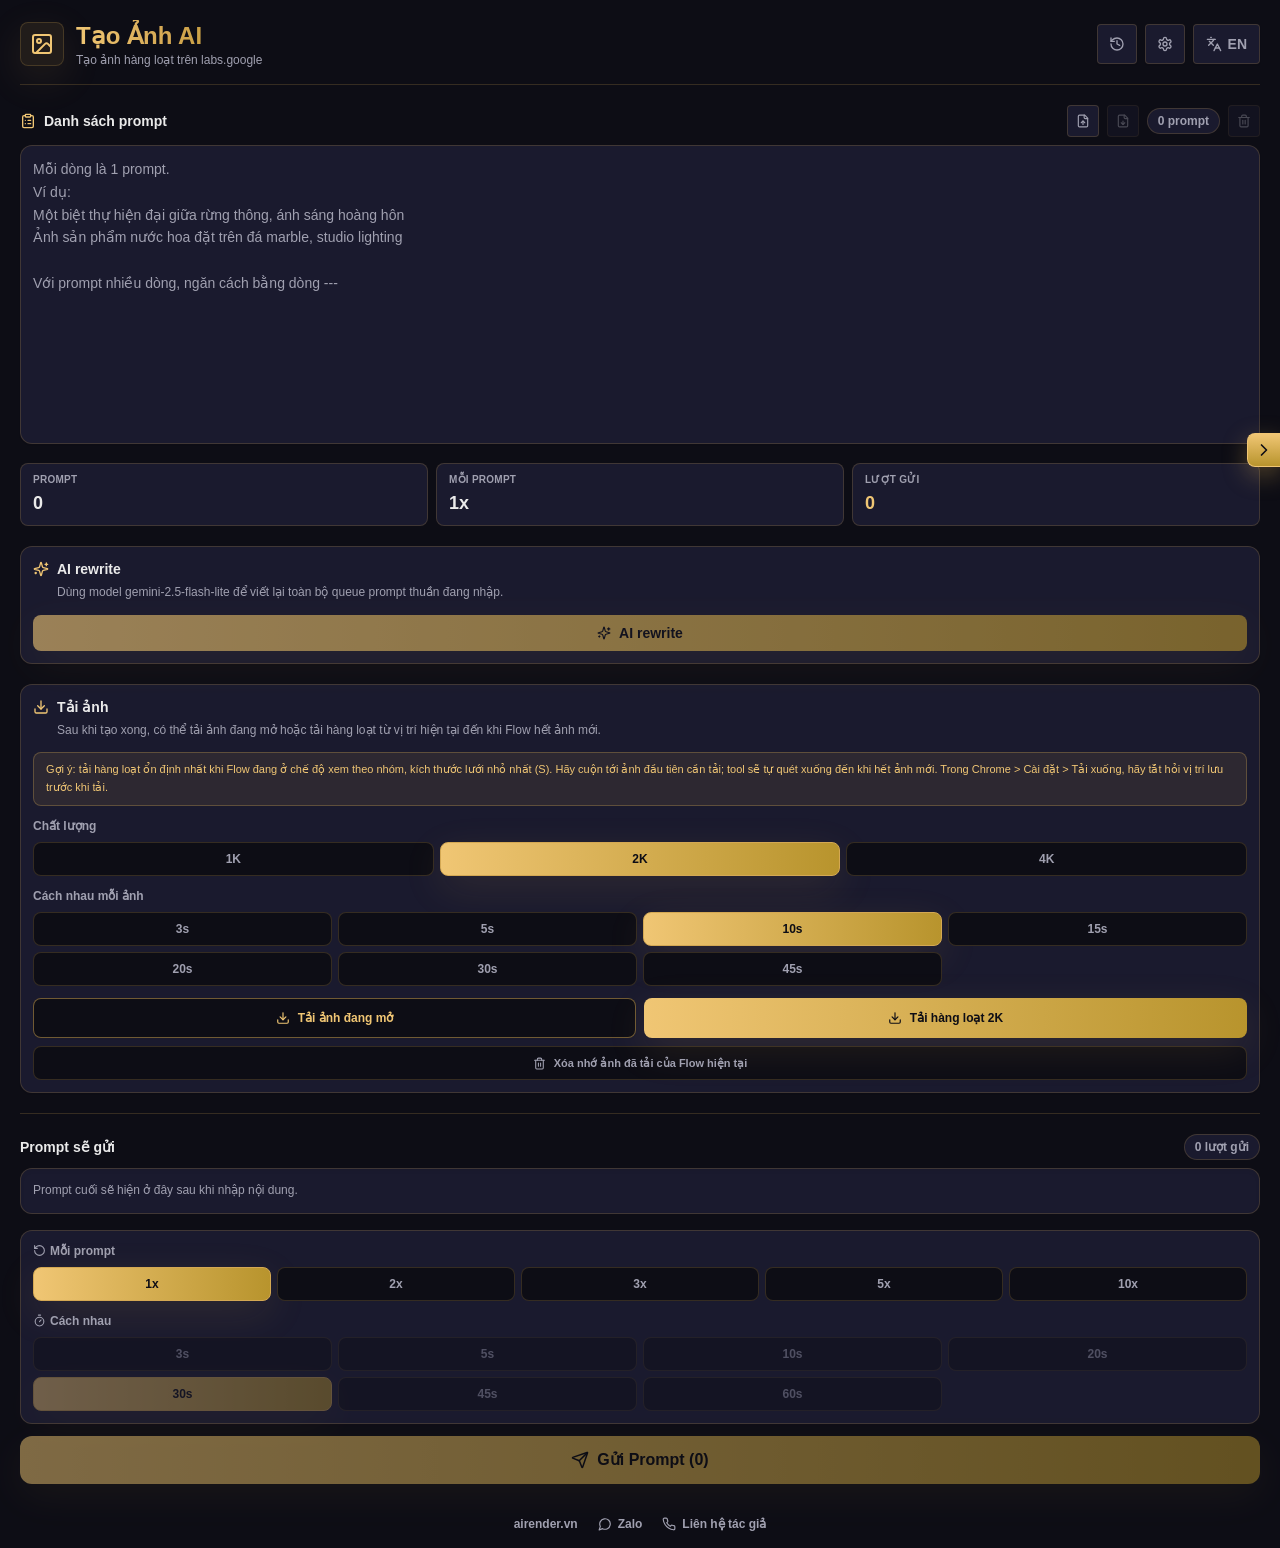
<file: index.html>
<!DOCTYPE html>
<html lang="en">
  <head>
    <meta charset="UTF-8" />
    <meta name="viewport" content="width=device-width, initial-scale=1.0" />
    <title>Tạo Ảnh AI</title>
    <script type="module" crossorigin src="/assets/index.html-CfxQneqh.js"></script>
    <link rel="stylesheet" crossorigin href="/assets/index-UbDTM6ly.css">
  </head>
  <body class="bg-air-bg text-air-text w-full min-h-screen overflow-x-hidden">
    <div id="root"></div>
  </body>
</html>
</file>
<file: assets/index-UbDTM6ly.css>
*,:before,:after{--tw-border-spacing-x: 0;--tw-border-spacing-y: 0;--tw-translate-x: 0;--tw-translate-y: 0;--tw-rotate: 0;--tw-skew-x: 0;--tw-skew-y: 0;--tw-scale-x: 1;--tw-scale-y: 1;--tw-pan-x: ;--tw-pan-y: ;--tw-pinch-zoom: ;--tw-scroll-snap-strictness: proximity;--tw-gradient-from-position: ;--tw-gradient-via-position: ;--tw-gradient-to-position: ;--tw-ordinal: ;--tw-slashed-zero: ;--tw-numeric-figure: ;--tw-numeric-spacing: ;--tw-numeric-fraction: ;--tw-ring-inset: ;--tw-ring-offset-width: 0px;--tw-ring-offset-color: #fff;--tw-ring-color: rgb(59 130 246 / .5);--tw-ring-offset-shadow: 0 0 #0000;--tw-ring-shadow: 0 0 #0000;--tw-shadow: 0 0 #0000;--tw-shadow-colored: 0 0 #0000;--tw-blur: ;--tw-brightness: ;--tw-contrast: ;--tw-grayscale: ;--tw-hue-rotate: ;--tw-invert: ;--tw-saturate: ;--tw-sepia: ;--tw-drop-shadow: ;--tw-backdrop-blur: ;--tw-backdrop-brightness: ;--tw-backdrop-contrast: ;--tw-backdrop-grayscale: ;--tw-backdrop-hue-rotate: ;--tw-backdrop-invert: ;--tw-backdrop-opacity: ;--tw-backdrop-saturate: ;--tw-backdrop-sepia: ;--tw-contain-size: ;--tw-contain-layout: ;--tw-contain-paint: ;--tw-contain-style: }::backdrop{--tw-border-spacing-x: 0;--tw-border-spacing-y: 0;--tw-translate-x: 0;--tw-translate-y: 0;--tw-rotate: 0;--tw-skew-x: 0;--tw-skew-y: 0;--tw-scale-x: 1;--tw-scale-y: 1;--tw-pan-x: ;--tw-pan-y: ;--tw-pinch-zoom: ;--tw-scroll-snap-strictness: proximity;--tw-gradient-from-position: ;--tw-gradient-via-position: ;--tw-gradient-to-position: ;--tw-ordinal: ;--tw-slashed-zero: ;--tw-numeric-figure: ;--tw-numeric-spacing: ;--tw-numeric-fraction: ;--tw-ring-inset: ;--tw-ring-offset-width: 0px;--tw-ring-offset-color: #fff;--tw-ring-color: rgb(59 130 246 / .5);--tw-ring-offset-shadow: 0 0 #0000;--tw-ring-shadow: 0 0 #0000;--tw-shadow: 0 0 #0000;--tw-shadow-colored: 0 0 #0000;--tw-blur: ;--tw-brightness: ;--tw-contrast: ;--tw-grayscale: ;--tw-hue-rotate: ;--tw-invert: ;--tw-saturate: ;--tw-sepia: ;--tw-drop-shadow: ;--tw-backdrop-blur: ;--tw-backdrop-brightness: ;--tw-backdrop-contrast: ;--tw-backdrop-grayscale: ;--tw-backdrop-hue-rotate: ;--tw-backdrop-invert: ;--tw-backdrop-opacity: ;--tw-backdrop-saturate: ;--tw-backdrop-sepia: ;--tw-contain-size: ;--tw-contain-layout: ;--tw-contain-paint: ;--tw-contain-style: }*,:before,:after{box-sizing:border-box;border-width:0;border-style:solid;border-color:#e5e7eb}:before,:after{--tw-content: ""}html,:host{line-height:1.5;-webkit-text-size-adjust:100%;-moz-tab-size:4;-o-tab-size:4;tab-size:4;font-family:ui-sans-serif,system-ui,sans-serif,"Apple Color Emoji","Segoe UI Emoji",Segoe UI Symbol,"Noto Color Emoji";font-feature-settings:normal;font-variation-settings:normal;-webkit-tap-highlight-color:transparent}body{margin:0;line-height:inherit}hr{height:0;color:inherit;border-top-width:1px}abbr:where([title]){-webkit-text-decoration:underline dotted;text-decoration:underline dotted}h1,h2,h3,h4,h5,h6{font-size:inherit;font-weight:inherit}a{color:inherit;text-decoration:inherit}b,strong{font-weight:bolder}code,kbd,samp,pre{font-family:ui-monospace,SFMono-Regular,Menlo,Monaco,Consolas,Liberation Mono,Courier New,monospace;font-feature-settings:normal;font-variation-settings:normal;font-size:1em}small{font-size:80%}sub,sup{font-size:75%;line-height:0;position:relative;vertical-align:baseline}sub{bottom:-.25em}sup{top:-.5em}table{text-indent:0;border-color:inherit;border-collapse:collapse}button,input,optgroup,select,textarea{font-family:inherit;font-feature-settings:inherit;font-variation-settings:inherit;font-size:100%;font-weight:inherit;line-height:inherit;letter-spacing:inherit;color:inherit;margin:0;padding:0}button,select{text-transform:none}button,input:where([type=button]),input:where([type=reset]),input:where([type=submit]){-webkit-appearance:button;background-color:transparent;background-image:none}:-moz-focusring{outline:auto}:-moz-ui-invalid{box-shadow:none}progress{vertical-align:baseline}::-webkit-inner-spin-button,::-webkit-outer-spin-button{height:auto}[type=search]{-webkit-appearance:textfield;outline-offset:-2px}::-webkit-search-decoration{-webkit-appearance:none}::-webkit-file-upload-button{-webkit-appearance:button;font:inherit}summary{display:list-item}blockquote,dl,dd,h1,h2,h3,h4,h5,h6,hr,figure,p,pre{margin:0}fieldset{margin:0;padding:0}legend{padding:0}ol,ul,menu{list-style:none;margin:0;padding:0}dialog{padding:0}textarea{resize:vertical}input::-moz-placeholder,textarea::-moz-placeholder{opacity:1;color:#9ca3af}input::placeholder,textarea::placeholder{opacity:1;color:#9ca3af}button,[role=button]{cursor:pointer}:disabled{cursor:default}img,svg,video,canvas,audio,iframe,embed,object{display:block;vertical-align:middle}img,video{max-width:100%;height:auto}[hidden]:where(:not([hidden=until-found])){display:none}.container{width:100%}@media (min-width: 640px){.container{max-width:640px}}@media (min-width: 768px){.container{max-width:768px}}@media (min-width: 1024px){.container{max-width:1024px}}@media (min-width: 1280px){.container{max-width:1280px}}@media (min-width: 1536px){.container{max-width:1536px}}.pointer-events-none{pointer-events:none}.visible{visibility:visible}.fixed{position:fixed}.absolute{position:absolute}.relative{position:relative}.inset-0{top:0;right:0;bottom:0;left:0}.bottom-4{bottom:1rem}.left-0{left:0}.right-0{right:0}.right-3{right:.75rem}.right-4{right:1rem}.top-1\/2{top:50%}.top-3{top:.75rem}.top-4{top:1rem}.z-0{z-index:0}.z-10{z-index:10}.z-50{z-index:50}.z-\[100\]{z-index:100}.mx-auto{margin-left:auto;margin-right:auto}.mb-1{margin-bottom:.25rem}.mb-1\.5{margin-bottom:.375rem}.mb-2{margin-bottom:.5rem}.mb-3{margin-bottom:.75rem}.mb-4{margin-bottom:1rem}.mb-5{margin-bottom:1.25rem}.mt-0\.5{margin-top:.125rem}.mt-1{margin-top:.25rem}.mt-1\.5{margin-top:.375rem}.mt-2{margin-top:.5rem}.mt-20{margin-top:5rem}.mt-3{margin-top:.75rem}.mt-4{margin-top:1rem}.mt-5{margin-top:1.25rem}.mt-auto{margin-top:auto}.block{display:block}.inline-block{display:inline-block}.inline{display:inline}.flex{display:flex}.grid{display:grid}.contents{display:contents}.hidden{display:none}.h-10{height:2.5rem}.h-11{height:2.75rem}.h-8{height:2rem}.max-h-36{max-height:9rem}.max-h-\[82vh\]{max-height:82vh}.min-h-0{min-height:0px}.min-h-10{min-height:2.5rem}.min-h-screen{min-height:100vh}.w-10{width:2.5rem}.w-11{width:2.75rem}.w-8{width:2rem}.w-full{width:100%}.min-w-0{min-width:0px}.max-w-sm{max-width:24rem}.flex-1{flex:1 1 0%}.shrink-0{flex-shrink:0}.basis-\[12rem\]{flex-basis:12rem}.origin-center{transform-origin:center}.-translate-y-1\/2{--tw-translate-y: -50%;transform:translate(var(--tw-translate-x),var(--tw-translate-y)) rotate(var(--tw-rotate)) skew(var(--tw-skew-x)) skewY(var(--tw-skew-y)) scaleX(var(--tw-scale-x)) scaleY(var(--tw-scale-y))}.rotate-90{--tw-rotate: 90deg;transform:translate(var(--tw-translate-x),var(--tw-translate-y)) rotate(var(--tw-rotate)) skew(var(--tw-skew-x)) skewY(var(--tw-skew-y)) scaleX(var(--tw-scale-x)) scaleY(var(--tw-scale-y))}@keyframes spin{to{transform:rotate(360deg)}}.animate-spin{animation:spin 1s linear infinite}.resize-none{resize:none}.grid-cols-2{grid-template-columns:repeat(2,minmax(0,1fr))}.grid-cols-3{grid-template-columns:repeat(3,minmax(0,1fr))}.grid-cols-4{grid-template-columns:repeat(4,minmax(0,1fr))}.grid-cols-5{grid-template-columns:repeat(5,minmax(0,1fr))}.flex-col{flex-direction:column}.flex-wrap{flex-wrap:wrap}.items-start{align-items:flex-start}.items-center{align-items:center}.justify-center{justify-content:center}.justify-between{justify-content:space-between}.gap-1{gap:.25rem}.gap-1\.5{gap:.375rem}.gap-2{gap:.5rem}.gap-3{gap:.75rem}.gap-5{gap:1.25rem}.space-y-1\.5>:not([hidden])~:not([hidden]){--tw-space-y-reverse: 0;margin-top:calc(.375rem * calc(1 - var(--tw-space-y-reverse)));margin-bottom:calc(.375rem * var(--tw-space-y-reverse))}.space-y-2>:not([hidden])~:not([hidden]){--tw-space-y-reverse: 0;margin-top:calc(.5rem * calc(1 - var(--tw-space-y-reverse)));margin-bottom:calc(.5rem * var(--tw-space-y-reverse))}.space-y-3>:not([hidden])~:not([hidden]){--tw-space-y-reverse: 0;margin-top:calc(.75rem * calc(1 - var(--tw-space-y-reverse)));margin-bottom:calc(.75rem * var(--tw-space-y-reverse))}.overflow-hidden{overflow:hidden}.overflow-y-auto{overflow-y:auto}.overflow-x-hidden{overflow-x:hidden}.truncate{overflow:hidden;text-overflow:ellipsis;white-space:nowrap}.whitespace-nowrap{white-space:nowrap}.whitespace-pre-wrap{white-space:pre-wrap}.break-words{overflow-wrap:break-word}.rounded{border-radius:.25rem}.rounded-2xl{border-radius:1rem}.rounded-full{border-radius:9999px}.rounded-lg{border-radius:.5rem}.rounded-xl{border-radius:.75rem}.rounded-l-lg{border-top-left-radius:.5rem;border-bottom-left-radius:.5rem}.border{border-width:1px}.border-b{border-bottom-width:1px}.border-l{border-left-width:1px}.border-r-0{border-right-width:0px}.border-t{border-top-width:1px}.border-air-border{border-color:#d4a85333}.border-air-gold{--tw-border-opacity: 1;border-color:rgb(212 168 83 / var(--tw-border-opacity, 1))}.border-air-gold\/30{border-color:#d4a8534d}.border-air-gold\/50{border-color:#d4a85380}.border-air-goldLight{--tw-border-opacity: 1;border-color:rgb(240 198 116 / var(--tw-border-opacity, 1))}.border-amber-500\/30{border-color:#f59e0b4d}.bg-air-bg{--tw-bg-opacity: 1;background-color:rgb(13 13 21 / var(--tw-bg-opacity, 1))}.bg-air-bg\/60{background-color:#0d0d1599}.bg-air-bg\/70{background-color:#0d0d15b3}.bg-air-bg\/80{background-color:#0d0d15cc}.bg-air-card{background-color:#1a1a2ecc}.bg-air-gold\/10{background-color:#d4a8531a}.bg-air-panel{--tw-bg-opacity: 1;background-color:rgb(26 26 46 / var(--tw-bg-opacity, 1))}.bg-air-panel\/90{background-color:#1a1a2ee6}.bg-amber-500\/10{background-color:#f59e0b1a}.bg-black\/60{background-color:#0009}.bg-gradient-to-b{background-image:linear-gradient(to bottom,var(--tw-gradient-stops))}.bg-gradient-to-r{background-image:linear-gradient(to right,var(--tw-gradient-stops))}.from-air-goldLight{--tw-gradient-from: #F0C674 var(--tw-gradient-from-position);--tw-gradient-to: rgb(240 198 116 / 0) var(--tw-gradient-to-position);--tw-gradient-stops: var(--tw-gradient-from), var(--tw-gradient-to)}.from-red-500{--tw-gradient-from: #ef4444 var(--tw-gradient-from-position);--tw-gradient-to: rgb(239 68 68 / 0) var(--tw-gradient-to-position);--tw-gradient-stops: var(--tw-gradient-from), var(--tw-gradient-to)}.via-air-gold{--tw-gradient-to: rgb(212 168 83 / 0) var(--tw-gradient-to-position);--tw-gradient-stops: var(--tw-gradient-from), #D4A853 var(--tw-gradient-via-position), var(--tw-gradient-to)}.to-air-goldDark{--tw-gradient-to: #B8942D var(--tw-gradient-to-position)}.to-red-600{--tw-gradient-to: #dc2626 var(--tw-gradient-to-position)}.bg-clip-text{-webkit-background-clip:text;background-clip:text}.p-1\.5{padding:.375rem}.p-3{padding:.75rem}.p-4{padding:1rem}.p-5{padding:1.25rem}.px-2{padding-left:.5rem;padding-right:.5rem}.px-2\.5{padding-left:.625rem;padding-right:.625rem}.px-3{padding-left:.75rem;padding-right:.75rem}.px-4{padding-left:1rem;padding-right:1rem}.py-1{padding-top:.25rem;padding-bottom:.25rem}.py-2{padding-top:.5rem;padding-bottom:.5rem}.py-2\.5{padding-top:.625rem;padding-bottom:.625rem}.py-3{padding-top:.75rem;padding-bottom:.75rem}.py-6{padding-top:1.5rem;padding-bottom:1.5rem}.pb-16{padding-bottom:4rem}.pb-4{padding-bottom:1rem}.pl-4{padding-left:1rem}.pr-1{padding-right:.25rem}.pr-8{padding-right:2rem}.pt-10{padding-top:2.5rem}.pt-5{padding-top:1.25rem}.text-center{text-align:center}.font-mono{font-family:ui-monospace,SFMono-Regular,Menlo,Monaco,Consolas,Liberation Mono,Courier New,monospace}.text-2xl{font-size:1.5rem;line-height:2rem}.text-\[10px\]{font-size:10px}.text-\[11px\]{font-size:11px}.text-lg{font-size:1.125rem;line-height:1.75rem}.text-sm{font-size:.875rem;line-height:1.25rem}.text-xl{font-size:1.25rem;line-height:1.75rem}.text-xs{font-size:.75rem;line-height:1rem}.font-bold{font-weight:700}.font-medium{font-weight:500}.font-semibold{font-weight:600}.uppercase{text-transform:uppercase}.leading-relaxed{line-height:1.625}.tracking-wide{letter-spacing:.025em}.tracking-wider{letter-spacing:.05em}.tracking-widest{letter-spacing:.1em}.text-air-bg{--tw-text-opacity: 1;color:rgb(13 13 21 / var(--tw-text-opacity, 1))}.text-air-bg\/80{color:#0d0d15cc}.text-air-goldLight{--tw-text-opacity: 1;color:rgb(240 198 116 / var(--tw-text-opacity, 1))}.text-air-muted{--tw-text-opacity: 1;color:rgb(160 160 176 / var(--tw-text-opacity, 1))}.text-air-text{--tw-text-opacity: 1;color:rgb(234 234 234 / var(--tw-text-opacity, 1))}.text-amber-200{--tw-text-opacity: 1;color:rgb(253 230 138 / var(--tw-text-opacity, 1))}.text-red-300{--tw-text-opacity: 1;color:rgb(252 165 165 / var(--tw-text-opacity, 1))}.text-transparent{color:transparent}.text-white{--tw-text-opacity: 1;color:rgb(255 255 255 / var(--tw-text-opacity, 1))}.opacity-0{opacity:0}.opacity-100{opacity:1}.shadow-2xl{--tw-shadow: 0 25px 50px -12px rgb(0 0 0 / .25);--tw-shadow-colored: 0 25px 50px -12px var(--tw-shadow-color);box-shadow:var(--tw-ring-offset-shadow, 0 0 #0000),var(--tw-ring-shadow, 0 0 #0000),var(--tw-shadow)}.shadow-air{--tw-shadow: 0 12px 40px rgba(212,168,83,.12);--tw-shadow-colored: 0 12px 40px var(--tw-shadow-color);box-shadow:var(--tw-ring-offset-shadow, 0 0 #0000),var(--tw-ring-shadow, 0 0 #0000),var(--tw-shadow)}.shadow-airStrong{--tw-shadow: 0 8px 25px rgba(212,168,83,.35);--tw-shadow-colored: 0 8px 25px var(--tw-shadow-color);box-shadow:var(--tw-ring-offset-shadow, 0 0 #0000),var(--tw-ring-shadow, 0 0 #0000),var(--tw-shadow)}.shadow-inner{--tw-shadow: inset 0 2px 4px 0 rgb(0 0 0 / .05);--tw-shadow-colored: inset 0 2px 4px 0 var(--tw-shadow-color);box-shadow:var(--tw-ring-offset-shadow, 0 0 #0000),var(--tw-ring-shadow, 0 0 #0000),var(--tw-shadow)}.shadow-sm{--tw-shadow: 0 1px 2px 0 rgb(0 0 0 / .05);--tw-shadow-colored: 0 1px 2px 0 var(--tw-shadow-color);box-shadow:var(--tw-ring-offset-shadow, 0 0 #0000),var(--tw-ring-shadow, 0 0 #0000),var(--tw-shadow)}.outline-none{outline:2px solid transparent;outline-offset:2px}.drop-shadow-md{--tw-drop-shadow: drop-shadow(0 4px 3px rgb(0 0 0 / .07)) drop-shadow(0 2px 2px rgb(0 0 0 / .06));filter:var(--tw-blur) var(--tw-brightness) var(--tw-contrast) var(--tw-grayscale) var(--tw-hue-rotate) var(--tw-invert) var(--tw-saturate) var(--tw-sepia) var(--tw-drop-shadow)}.filter{filter:var(--tw-blur) var(--tw-brightness) var(--tw-contrast) var(--tw-grayscale) var(--tw-hue-rotate) var(--tw-invert) var(--tw-saturate) var(--tw-sepia) var(--tw-drop-shadow)}.backdrop-blur-md{--tw-backdrop-blur: blur(12px);-webkit-backdrop-filter:var(--tw-backdrop-blur) var(--tw-backdrop-brightness) var(--tw-backdrop-contrast) var(--tw-backdrop-grayscale) var(--tw-backdrop-hue-rotate) var(--tw-backdrop-invert) var(--tw-backdrop-opacity) var(--tw-backdrop-saturate) var(--tw-backdrop-sepia);backdrop-filter:var(--tw-backdrop-blur) var(--tw-backdrop-brightness) var(--tw-backdrop-contrast) var(--tw-backdrop-grayscale) var(--tw-backdrop-hue-rotate) var(--tw-backdrop-invert) var(--tw-backdrop-opacity) var(--tw-backdrop-saturate) var(--tw-backdrop-sepia)}.backdrop-blur-sm{--tw-backdrop-blur: blur(4px);-webkit-backdrop-filter:var(--tw-backdrop-blur) var(--tw-backdrop-brightness) var(--tw-backdrop-contrast) var(--tw-backdrop-grayscale) var(--tw-backdrop-hue-rotate) var(--tw-backdrop-invert) var(--tw-backdrop-opacity) var(--tw-backdrop-saturate) var(--tw-backdrop-sepia);backdrop-filter:var(--tw-backdrop-blur) var(--tw-backdrop-brightness) var(--tw-backdrop-contrast) var(--tw-backdrop-grayscale) var(--tw-backdrop-hue-rotate) var(--tw-backdrop-invert) var(--tw-backdrop-opacity) var(--tw-backdrop-saturate) var(--tw-backdrop-sepia)}.transition-all{transition-property:all;transition-timing-function:cubic-bezier(.4,0,.2,1);transition-duration:.15s}.transition-colors{transition-property:color,background-color,border-color,text-decoration-color,fill,stroke;transition-timing-function:cubic-bezier(.4,0,.2,1);transition-duration:.15s}.transition-opacity{transition-property:opacity;transition-timing-function:cubic-bezier(.4,0,.2,1);transition-duration:.15s}.duration-300{transition-duration:.3s}.duration-500{transition-duration:.5s}.ease-in-out{transition-timing-function:cubic-bezier(.4,0,.2,1)}body{margin:0;font-family:Inter,-apple-system,BlinkMacSystemFont,Segoe UI,Roboto,Helvetica Neue,Arial,sans-serif;background:#0d0d15}.custom-scrollbar::-webkit-scrollbar{width:6px}.custom-scrollbar::-webkit-scrollbar-track{background:#1a1a2e99;border-radius:4px}.custom-scrollbar::-webkit-scrollbar-thumb{background:#d4a85380;border-radius:4px}.custom-scrollbar::-webkit-scrollbar-thumb:hover{background:#f0c674e6}.placeholder\:text-air-muted::-moz-placeholder{--tw-text-opacity: 1;color:rgb(160 160 176 / var(--tw-text-opacity, 1))}.placeholder\:text-air-muted::placeholder{--tw-text-opacity: 1;color:rgb(160 160 176 / var(--tw-text-opacity, 1))}.hover\:border-air-gold:hover{--tw-border-opacity: 1;border-color:rgb(212 168 83 / var(--tw-border-opacity, 1))}.hover\:bg-air-gold\/10:hover{background-color:#d4a8531a}.hover\:from-air-gold:hover{--tw-gradient-from: #D4A853 var(--tw-gradient-from-position);--tw-gradient-to: rgb(212 168 83 / 0) var(--tw-gradient-to-position);--tw-gradient-stops: var(--tw-gradient-from), var(--tw-gradient-to)}.hover\:from-red-600:hover{--tw-gradient-from: #dc2626 var(--tw-gradient-from-position);--tw-gradient-to: rgb(220 38 38 / 0) var(--tw-gradient-to-position);--tw-gradient-stops: var(--tw-gradient-from), var(--tw-gradient-to)}.hover\:to-air-goldDark:hover{--tw-gradient-to: #B8942D var(--tw-gradient-to-position)}.hover\:to-red-700:hover{--tw-gradient-to: #b91c1c var(--tw-gradient-to-position)}.hover\:text-air-goldLight:hover{--tw-text-opacity: 1;color:rgb(240 198 116 / var(--tw-text-opacity, 1))}.hover\:text-air-text:hover{--tw-text-opacity: 1;color:rgb(234 234 234 / var(--tw-text-opacity, 1))}.hover\:text-red-300:hover{--tw-text-opacity: 1;color:rgb(252 165 165 / var(--tw-text-opacity, 1))}.hover\:underline:hover{text-decoration-line:underline}.hover\:shadow-airStrong:hover{--tw-shadow: 0 8px 25px rgba(212,168,83,.35);--tw-shadow-colored: 0 8px 25px var(--tw-shadow-color);box-shadow:var(--tw-ring-offset-shadow, 0 0 #0000),var(--tw-ring-shadow, 0 0 #0000),var(--tw-shadow)}.focus\:border-air-gold:focus{--tw-border-opacity: 1;border-color:rgb(212 168 83 / var(--tw-border-opacity, 1))}.focus\:ring-2:focus{--tw-ring-offset-shadow: var(--tw-ring-inset) 0 0 0 var(--tw-ring-offset-width) var(--tw-ring-offset-color);--tw-ring-shadow: var(--tw-ring-inset) 0 0 0 calc(2px + var(--tw-ring-offset-width)) var(--tw-ring-color);box-shadow:var(--tw-ring-offset-shadow),var(--tw-ring-shadow),var(--tw-shadow, 0 0 #0000)}.focus\:ring-air-gold:focus{--tw-ring-opacity: 1;--tw-ring-color: rgb(212 168 83 / var(--tw-ring-opacity, 1))}.active\:scale-95:active{--tw-scale-x: .95;--tw-scale-y: .95;transform:translate(var(--tw-translate-x),var(--tw-translate-y)) rotate(var(--tw-rotate)) skew(var(--tw-skew-x)) skewY(var(--tw-skew-y)) scaleX(var(--tw-scale-x)) scaleY(var(--tw-scale-y))}.active\:scale-\[0\.98\]:active{--tw-scale-x: .98;--tw-scale-y: .98;transform:translate(var(--tw-translate-x),var(--tw-translate-y)) rotate(var(--tw-rotate)) skew(var(--tw-skew-x)) skewY(var(--tw-skew-y)) scaleX(var(--tw-scale-x)) scaleY(var(--tw-scale-y))}.disabled\:cursor-not-allowed:disabled{cursor:not-allowed}.disabled\:opacity-40:disabled{opacity:.4}.disabled\:opacity-50:disabled{opacity:.5}.disabled\:opacity-60:disabled{opacity:.6}.disabled\:opacity-70:disabled{opacity:.7}
</file>
